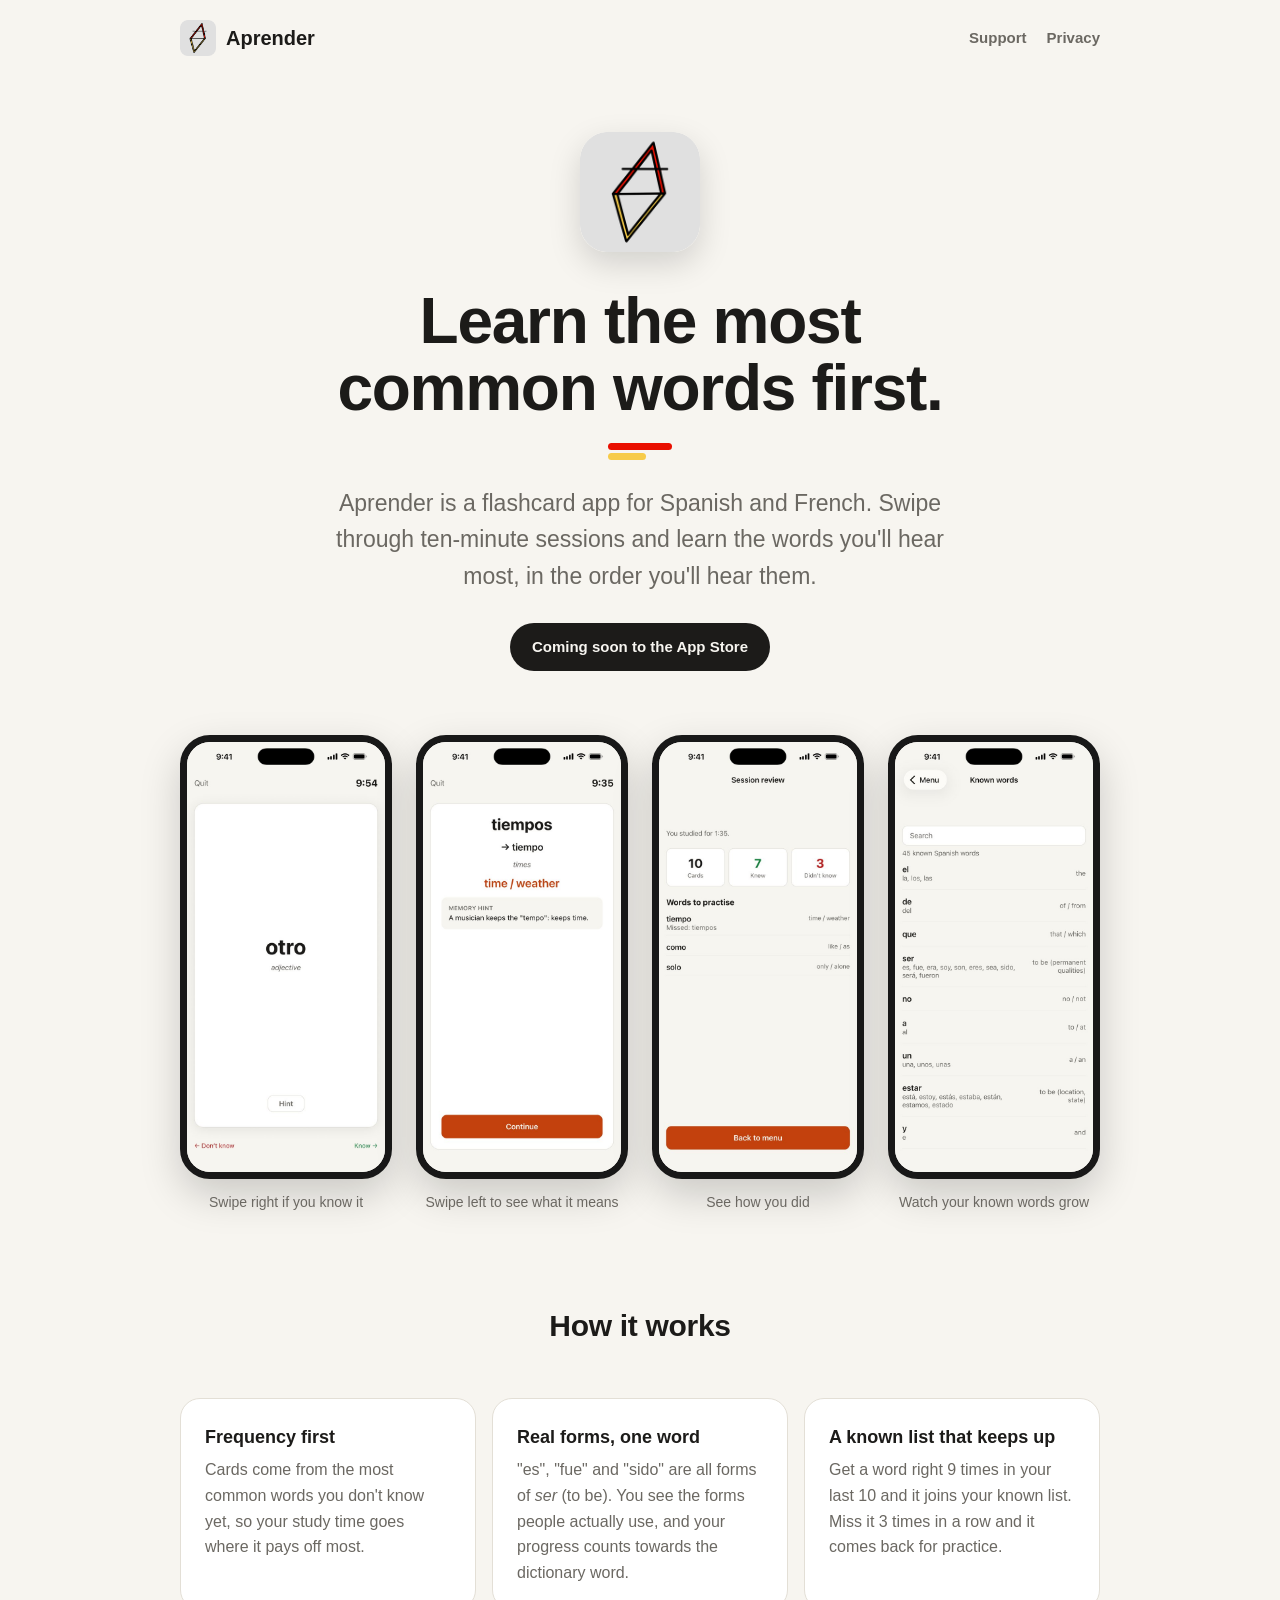
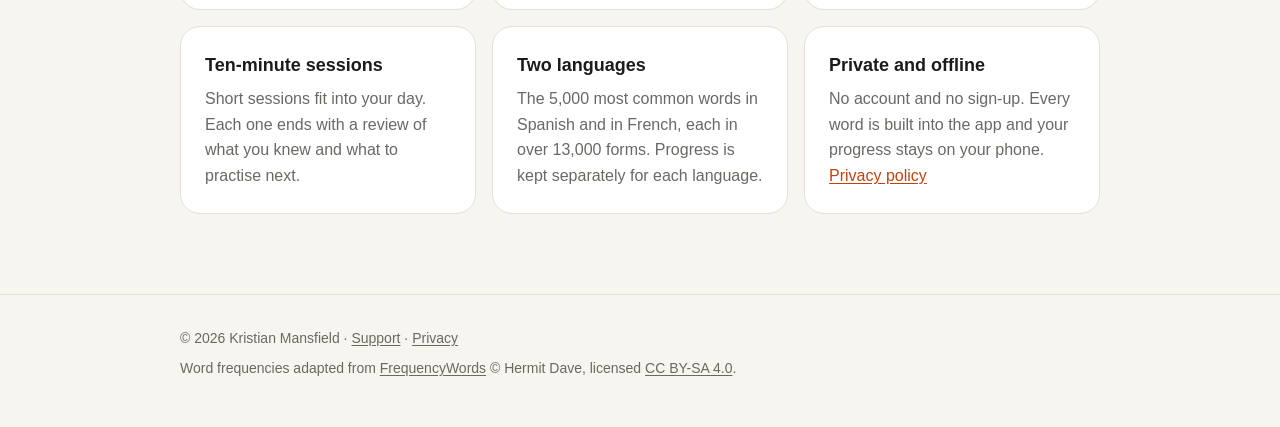
<file: index.html>
<!doctype html>
<html lang="en">
<head>
  <meta charset="utf-8">
  <meta name="viewport" content="width=device-width, initial-scale=1">
  <title>Aprender: learn the most common words first</title>
  <meta name="description" content="Aprender is a flashcard app for iPhone that teaches the most common Spanish and French words first, in ten-minute swipe sessions. No account, fully offline.">
  <link rel="icon" href="assets/favicon.png">
  <link rel="apple-touch-icon" href="assets/apple-touch-icon.png">
  <link rel="stylesheet" href="style.css">
</head>
<body>
  <header class="site-header">
    <div class="wrap">
      <a class="brand" href="./"><img src="assets/icon.png" alt="">Aprender</a>
      <nav class="site-nav">
        <a href="support/">Support</a>
        <a href="privacy/">Privacy</a>
      </nav>
    </div>
  </header>

  <main>
    <section class="hero center">
      <div class="wrap">
        <img class="icon" src="assets/icon.png" alt="Aprender app icon">
        <h1>Learn the most<br>common words first.</h1>
        <span class="accent" aria-hidden="true"></span>
        <p class="lede">Aprender is a flashcard app for Spanish and French. Swipe through ten-minute sessions and learn the words you'll hear most, in the order you'll hear them.</p>
        <span class="badge">Coming soon to the App Store</span>
      </div>
    </section>

    <div class="wrap">
      <div class="phones">
        <figure class="phone"><img src="assets/card.jpg" alt="A flashcard showing the Spanish word otro" loading="lazy"><figcaption>Swipe right if you know it</figcaption></figure>
        <figure class="phone"><img src="assets/reveal.jpg" alt="The answer card: tiempos comes from tiempo, meaning time or weather" loading="lazy"><figcaption>Swipe left to see what it means</figcaption></figure>
        <figure class="phone"><img src="assets/review.jpg" alt="The session review with cards seen, words known and words to practise" loading="lazy"><figcaption>See how you did</figcaption></figure>
        <figure class="phone"><img src="assets/known.jpg" alt="The Known Words list" loading="lazy"><figcaption>Watch your known words grow</figcaption></figure>
      </div>

      <h2 class="section">How it works</h2>
      <div class="features">
        <div class="card">
          <h3>Frequency first</h3>
          <p>Cards come from the most common words you don't know yet, so your study time goes where it pays off most.</p>
        </div>
        <div class="card">
          <h3>Real forms, one word</h3>
          <p>"es", "fue" and "sido" are all forms of <em>ser</em> (to be). You see the forms people actually use, and your progress counts towards the dictionary word.</p>
        </div>
        <div class="card">
          <h3>A known list that keeps up</h3>
          <p>Get a word right 9 times in your last 10 and it joins your known list. Miss it 3 times in a row and it comes back for practice.</p>
        </div>
        <div class="card">
          <h3>Ten-minute sessions</h3>
          <p>Short sessions fit into your day. Each one ends with a review of what you knew and what to practise next.</p>
        </div>
        <div class="card">
          <h3>Two languages</h3>
          <p>The 5,000 most common words in Spanish and in French, each in over 13,000 forms. Progress is kept separately for each language.</p>
        </div>
        <div class="card">
          <h3>Private and offline</h3>
          <p>No account and no sign-up. Every word is built into the app and your progress stays on your phone. <a href="privacy/">Privacy policy</a></p>
        </div>
      </div>
    </div>
  </main>

  <footer class="site-footer">
    <div class="wrap">
      <span>© 2026 Kristian Mansfield · <a href="support/">Support</a> · <a href="privacy/">Privacy</a></span>
      <span>Word frequencies adapted from <a href="https://github.com/hermitdave/FrequencyWords">FrequencyWords</a> © Hermit Dave, licensed <a href="https://creativecommons.org/licenses/by-sa/4.0/">CC BY-SA 4.0</a>.</span>
    </div>
  </footer>
</body>
</html>
</file>
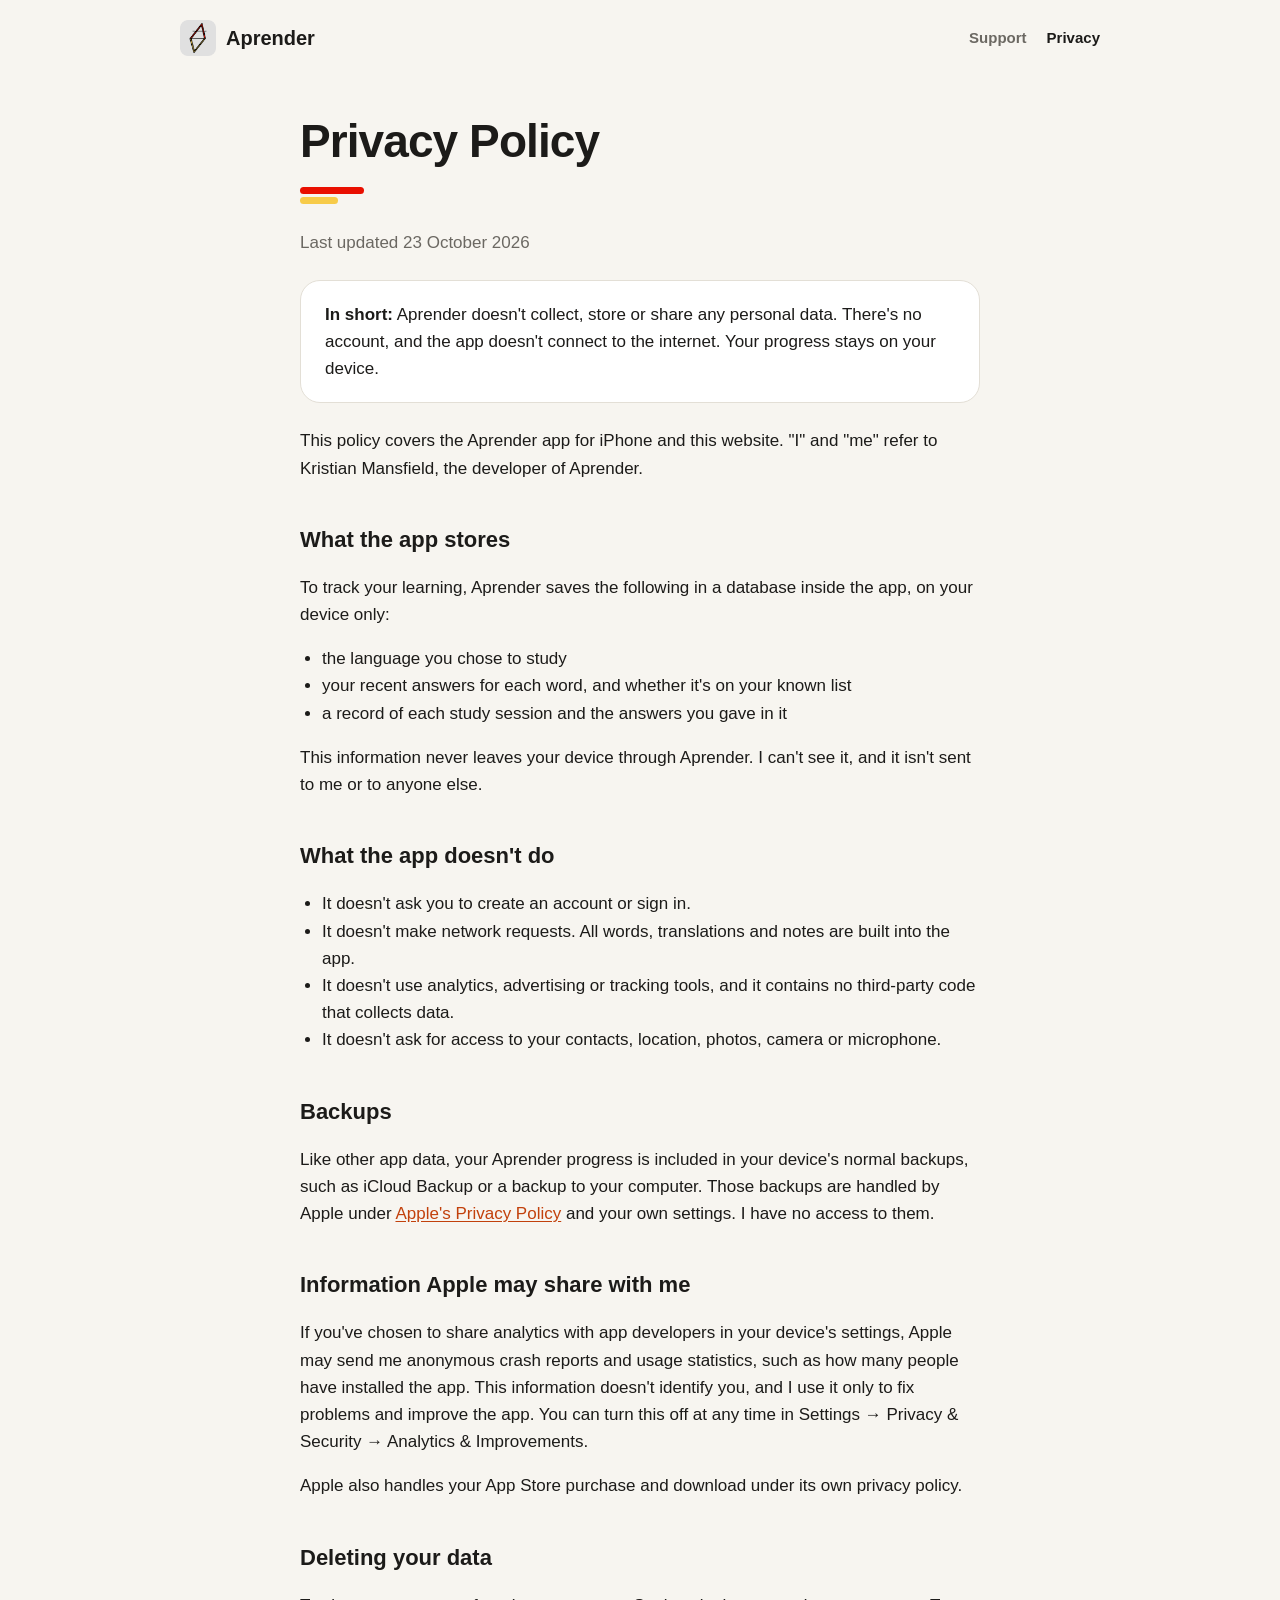
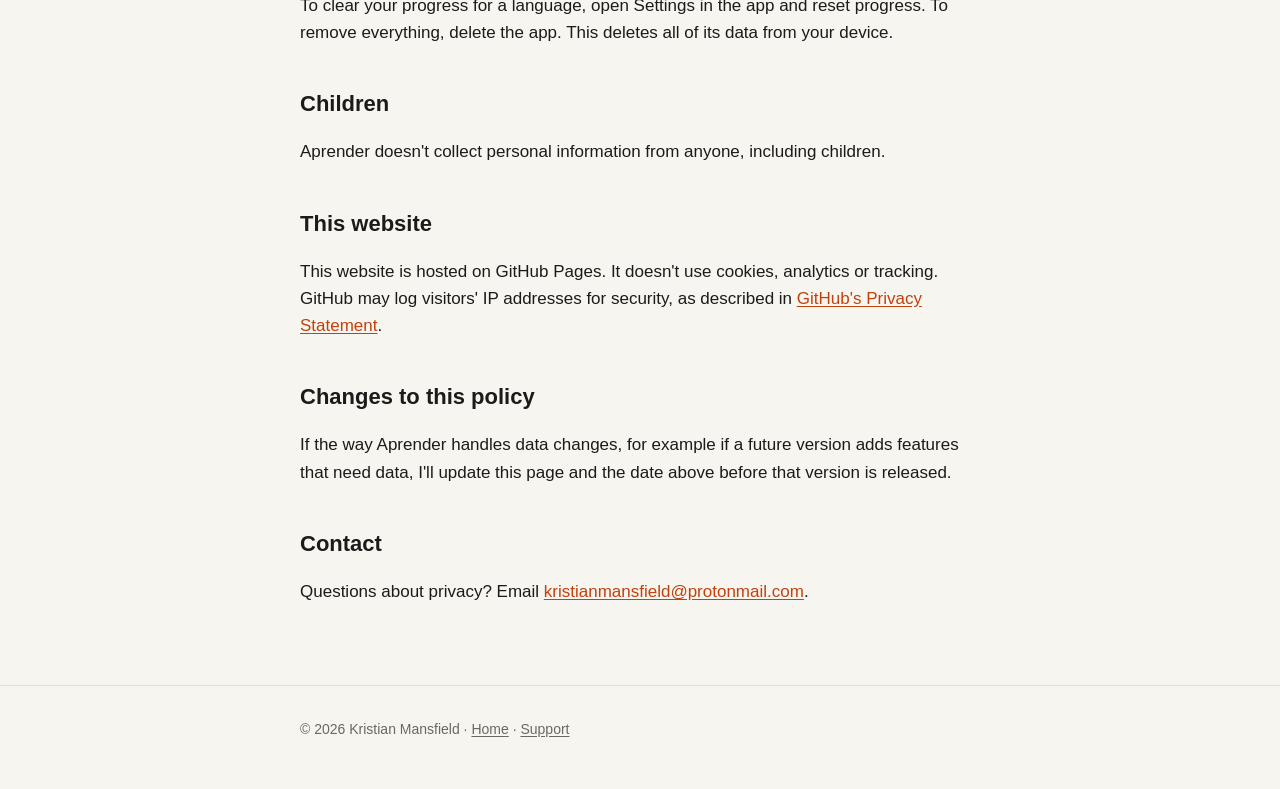
<file: privacy/index.html>
<!doctype html>
<html lang="en">
<head>
  <meta charset="utf-8">
  <meta name="viewport" content="width=device-width, initial-scale=1">
  <title>Aprender Privacy Policy</title>
  <meta name="description" content="Aprender collects no personal data. Your progress is stored only on your device.">
  <link rel="icon" href="../assets/favicon.png">
  <link rel="apple-touch-icon" href="../assets/apple-touch-icon.png">
  <link rel="stylesheet" href="../style.css">
</head>
<body>
  <header class="site-header">
    <div class="wrap">
      <a class="brand" href="../"><img src="../assets/icon.png" alt="">Aprender</a>
      <nav class="site-nav">
        <a href="../support/">Support</a>
        <a href="./" aria-current="page">Privacy</a>
      </nav>
    </div>
  </header>

  <main class="doc">
    <div class="wrap narrow">
      <h1>Privacy Policy</h1>
      <span class="accent" aria-hidden="true"></span>
      <p class="meta">Last updated 23 October 2026</p>

      <div class="callout">
        <p><strong>In short:</strong> Aprender doesn't collect, store or share any personal data. There's no account, and the app doesn't connect to the internet. Your progress stays on your device.</p>
      </div>

      <p>This policy covers the Aprender app for iPhone and this website. "I" and "me" refer to Kristian Mansfield, the developer of Aprender.</p>

      <h2>What the app stores</h2>
      <p>To track your learning, Aprender saves the following in a database inside the app, on your device only:</p>
      <ul>
        <li>the language you chose to study</li>
        <li>your recent answers for each word, and whether it's on your known list</li>
        <li>a record of each study session and the answers you gave in it</li>
      </ul>
      <p>This information never leaves your device through Aprender. I can't see it, and it isn't sent to me or to anyone else.</p>

      <h2>What the app doesn't do</h2>
      <ul>
        <li>It doesn't ask you to create an account or sign in.</li>
        <li>It doesn't make network requests. All words, translations and notes are built into the app.</li>
        <li>It doesn't use analytics, advertising or tracking tools, and it contains no third-party code that collects data.</li>
        <li>It doesn't ask for access to your contacts, location, photos, camera or microphone.</li>
      </ul>

      <h2>Backups</h2>
      <p>Like other app data, your Aprender progress is included in your device's normal backups, such as iCloud Backup or a backup to your computer. Those backups are handled by Apple under <a href="https://www.apple.com/legal/privacy/">Apple's Privacy Policy</a> and your own settings. I have no access to them.</p>

      <h2>Information Apple may share with me</h2>
      <p>If you've chosen to share analytics with app developers in your device's settings, Apple may send me anonymous crash reports and usage statistics, such as how many people have installed the app. This information doesn't identify you, and I use it only to fix problems and improve the app. You can turn this off at any time in Settings → Privacy &amp; Security → Analytics &amp; Improvements.</p>
      <p>Apple also handles your App Store purchase and download under its own privacy policy.</p>

      <h2>Deleting your data</h2>
      <p>To clear your progress for a language, open Settings in the app and reset progress. To remove everything, delete the app. This deletes all of its data from your device.</p>

      <h2>Children</h2>
      <p>Aprender doesn't collect personal information from anyone, including children.</p>

      <h2>This website</h2>
      <p>This website is hosted on GitHub Pages. It doesn't use cookies, analytics or tracking. GitHub may log visitors' IP addresses for security, as described in <a href="https://docs.github.com/en/site-policy/privacy-policies/github-general-privacy-statement">GitHub's Privacy Statement</a>.</p>

      <h2>Changes to this policy</h2>
      <p>If the way Aprender handles data changes, for example if a future version adds features that need data, I'll update this page and the date above before that version is released.</p>

      <h2>Contact</h2>
      <p>Questions about privacy? Email <a href="mailto:kristianmansfield@protonmail.com">kristianmansfield@protonmail.com</a>.</p>
    </div>
  </main>

  <footer class="site-footer">
    <div class="wrap narrow">
      <span>© 2026 Kristian Mansfield · <a href="../">Home</a> · <a href="../support/">Support</a></span>
    </div>
  </footer>
</body>
</html>
</file>
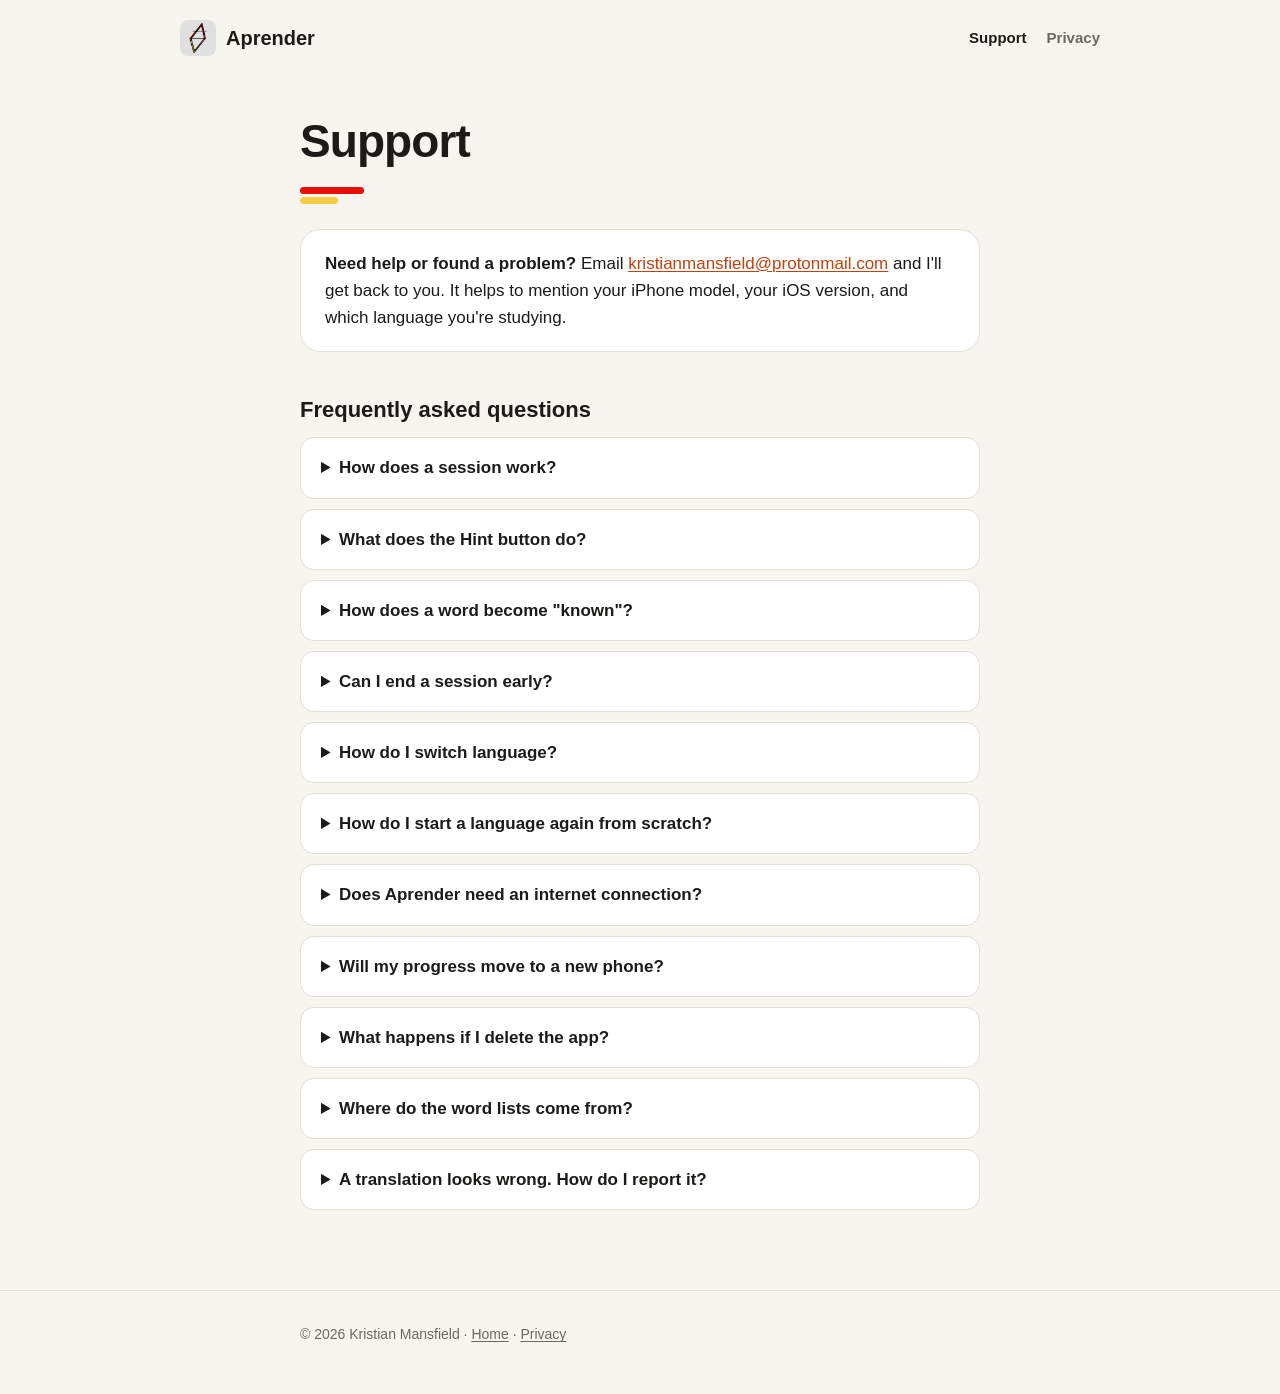
<file: support/index.html>
<!doctype html>
<html lang="en">
<head>
  <meta charset="utf-8">
  <meta name="viewport" content="width=device-width, initial-scale=1">
  <title>Aprender Support</title>
  <meta name="description" content="Help and contact details for Aprender, the flashcard app for the most common Spanish and French words.">
  <link rel="icon" href="../assets/favicon.png">
  <link rel="apple-touch-icon" href="../assets/apple-touch-icon.png">
  <link rel="stylesheet" href="../style.css">
</head>
<body>
  <header class="site-header">
    <div class="wrap">
      <a class="brand" href="../"><img src="../assets/icon.png" alt="">Aprender</a>
      <nav class="site-nav">
        <a href="./" aria-current="page">Support</a>
        <a href="../privacy/">Privacy</a>
      </nav>
    </div>
  </header>

  <main class="doc">
    <div class="wrap narrow">
      <h1>Support</h1>
      <span class="accent" aria-hidden="true"></span>

      <div class="callout">
        <p><strong>Need help or found a problem?</strong> Email <a href="mailto:kristianmansfield@protonmail.com">kristianmansfield@protonmail.com</a> and I'll get back to you. It helps to mention your iPhone model, your iOS version, and which language you're studying.</p>
      </div>

      <h2>Frequently asked questions</h2>

      <details>
        <summary>How does a session work?</summary>
        <p>Tap Start Session and you'll see one word at a time for ten minutes. Swipe right if you know the word and left if you don't. After a left swipe, Aprender shows the dictionary form the word belongs to, a short note on the form and its English meaning, then you tap Continue. When time runs out you finish the card you're on, then see a review of the session.</p>
      </details>

      <details>
        <summary>What does the Hint button do?</summary>
        <p>It shows the English meaning on the card before you answer. Hints aren't recorded, so you can peek and still swipe honestly.</p>
      </details>

      <details>
        <summary>How does a word become "known"?</summary>
        <p>A word joins your known list once you get it right 9 times in your last 10 answers. Any form of the word counts, so "es" and "fue" both count towards <em>ser</em>. If you miss a known word 3 times in a row, it leaves the list and comes back for practice. About one card in ten revisits a word you already know.</p>
      </details>

      <details>
        <summary>Can I end a session early?</summary>
        <p>Yes. Tap Quit at the top left and choose End session. You'll still see the review, and every answer you gave is saved.</p>
      </details>

      <details>
        <summary>How do I switch language?</summary>
        <p>Tap Change on the main menu, or open Settings. Your progress is kept separately for each language, so switching never loses anything.</p>
      </details>

      <details>
        <summary>How do I start a language again from scratch?</summary>
        <p>Open Settings and reset progress. This clears your progress for the language you're studying now and leaves other languages alone. It can't be undone.</p>
      </details>

      <details>
        <summary>Does Aprender need an internet connection?</summary>
        <p>No. Every word is built into the app, and your progress is stored on your phone, so it works anywhere.</p>
      </details>

      <details>
        <summary>Will my progress move to a new phone?</summary>
        <p>Your progress is part of your iPhone's normal backup. If you restore a new iPhone from an iCloud or computer backup, your progress comes with it. There's no account, so progress doesn't sync between devices that are in use at the same time.</p>
      </details>

      <details>
        <summary>What happens if I delete the app?</summary>
        <p>Deleting Aprender deletes your progress with it, unless you restore from a backup made before you deleted it.</p>
      </details>

      <details>
        <summary>Where do the word lists come from?</summary>
        <p>Word frequencies are adapted from <a href="https://github.com/hermitdave/FrequencyWords">FrequencyWords</a> © Hermit Dave, built from film and TV subtitles and licensed <a href="https://creativecommons.org/licenses/by-sa/4.0/">CC BY-SA 4.0</a>. Word forms were grouped into dictionary entries, names and vulgar words were removed, and translations and notes were added. The full credit is in the app's Settings.</p>
      </details>

      <details>
        <summary>A translation looks wrong. How do I report it?</summary>
        <p>Please email the word, the language, and what you think it should say. Corrections go into the next update, and your progress isn't affected.</p>
      </details>
    </div>
  </main>

  <footer class="site-footer">
    <div class="wrap narrow">
      <span>© 2026 Kristian Mansfield · <a href="../">Home</a> · <a href="../privacy/">Privacy</a></span>
    </div>
  </footer>
</body>
</html>
</file>
<file: style.css>
/* Shared styles for the Aprender website (marketing, support and privacy pages).
   Colours match the app's theme in mobile/src/theme/index.ts. */

:root {
  --bg: #F7F5F0;
  --surface: #FFFFFF;
  --text: #1C1B19;
  --muted: #6B6862;
  --border: #E3DFD6;
  --primary: #C2410C;
  --red: #E90F00;
  --yellow: #F7CB49;
  --radius: 20px;
  color-scheme: light dark;
}

@media (prefers-color-scheme: dark) {
  :root {
    --bg: #151413;
    --surface: #22201E;
    --text: #F3F1EC;
    --muted: #A29E96;
    --border: #36332F;
    --primary: #F97316;
  }
}

* { box-sizing: border-box; }

body {
  margin: 0;
  background: var(--bg);
  color: var(--text);
  font-family: -apple-system, BlinkMacSystemFont, "SF Pro Text", "Segoe UI", Roboto, "Helvetica Neue", Arial, sans-serif;
  font-size: 17px;
  line-height: 1.6;
  -webkit-font-smoothing: antialiased;
}

a { color: var(--primary); text-underline-offset: 2px; }

.wrap { max-width: 960px; margin: 0 auto; padding: 0 20px; }
.narrow { max-width: 720px; }

/* Header and footer */
.site-header { padding: 20px 0; }
.site-header .wrap { display: flex; align-items: center; justify-content: space-between; gap: 16px; flex-wrap: wrap; }
.brand { display: flex; align-items: center; gap: 10px; color: var(--text); text-decoration: none; font-weight: 800; font-size: 20px; }
.brand img { width: 36px; height: 36px; }
.site-nav { display: flex; gap: 20px; font-size: 15px; }
.site-nav a { color: var(--muted); text-decoration: none; font-weight: 600; }
.site-nav a:hover, .site-nav a[aria-current="page"] { color: var(--text); }

.site-footer { margin-top: 80px; padding: 32px 0 48px; border-top: 1px solid var(--border); color: var(--muted); font-size: 14px; }
.site-footer .wrap { display: flex; flex-direction: column; gap: 8px; }
.site-footer a { color: var(--muted); }

/* The logo's red-over-yellow bar */
.accent { display: block; width: 64px; height: 18px; margin: 20px 0 24px; position: relative; }
.accent::before, .accent::after { content: ""; position: absolute; left: 0; height: 7px; border-radius: 4px; }
.accent::before { top: 0; width: 100%; background: var(--red); }
.accent::after { top: 10px; width: 60%; background: var(--yellow); }
.center .accent { margin-left: auto; margin-right: auto; }

/* Marketing hero */
.hero { padding: 56px 0 24px; text-align: center; }
.hero .icon { width: 120px; height: 120px; box-shadow: 0 12px 32px rgba(0, 0, 0, 0.15); border-radius: 27px; }
.hero h1 { font-size: clamp(40px, 7vw, 64px); line-height: 1.05; letter-spacing: -0.02em; margin: 28px 0 0; }
.hero .lede { font-size: clamp(19px, 2.6vw, 23px); color: var(--muted); max-width: 640px; margin: 0 auto; }
.badge { display: inline-block; margin-top: 28px; padding: 12px 22px; border-radius: 999px; background: var(--text); color: var(--bg); font-weight: 700; font-size: 15px; text-decoration: none; }

/* Phone screenshots */
.phones { display: grid; grid-template-columns: repeat(4, minmax(0, 1fr)); gap: 24px; padding: 40px 0 16px; }
.phone { margin: 0; min-width: 0; }
.phone img { display: block; width: 100%; height: auto; border-radius: 30px; border: 7px solid #181818; box-shadow: 0 16px 40px rgba(0, 0, 0, 0.18); background: #181818; }
.phone figcaption { text-align: center; color: var(--muted); font-size: 14px; margin-top: 12px; }

/* Feature grid */
.features { display: grid; grid-template-columns: repeat(auto-fit, minmax(260px, 1fr)); gap: 16px; margin-top: 48px; }
.card { background: var(--surface); border: 1px solid var(--border); border-radius: var(--radius); padding: 24px; }
.card h3 { margin: 0 0 6px; font-size: 18px; }
.card p { margin: 0; color: var(--muted); font-size: 16px; }

h2.section { font-size: 30px; letter-spacing: -0.01em; margin: 72px 0 0; text-align: center; }

/* Document pages (support, privacy) */
.doc { padding: 40px 0 0; }
.doc h1 { font-size: clamp(34px, 6vw, 46px); line-height: 1.1; letter-spacing: -0.02em; margin: 0; }
.doc .meta { color: var(--muted); margin: 0; }
.doc h2 { font-size: 22px; margin: 40px 0 8px; }
.doc p, .doc li { color: var(--text); }
.doc ul { padding-left: 22px; }

.callout { background: var(--surface); border: 1px solid var(--border); border-radius: var(--radius); padding: 20px 24px; margin: 24px 0; }
.callout p { margin: 0; }

details { background: var(--surface); border: 1px solid var(--border); border-radius: 14px; padding: 4px 20px; margin: 10px 0; }
summary { cursor: pointer; font-weight: 650; padding: 12px 0; }
details p { margin: 0 0 14px; color: var(--muted); }

@media (max-width: 720px) {
  .phones { grid-template-columns: repeat(2, minmax(0, 1fr)); gap: 16px; }
  .phone img { border-width: 5px; border-radius: 22px; }
}

/* Long email addresses and links wrap instead of widening the page */
p, li, summary { overflow-wrap: anywhere; }
</file>
